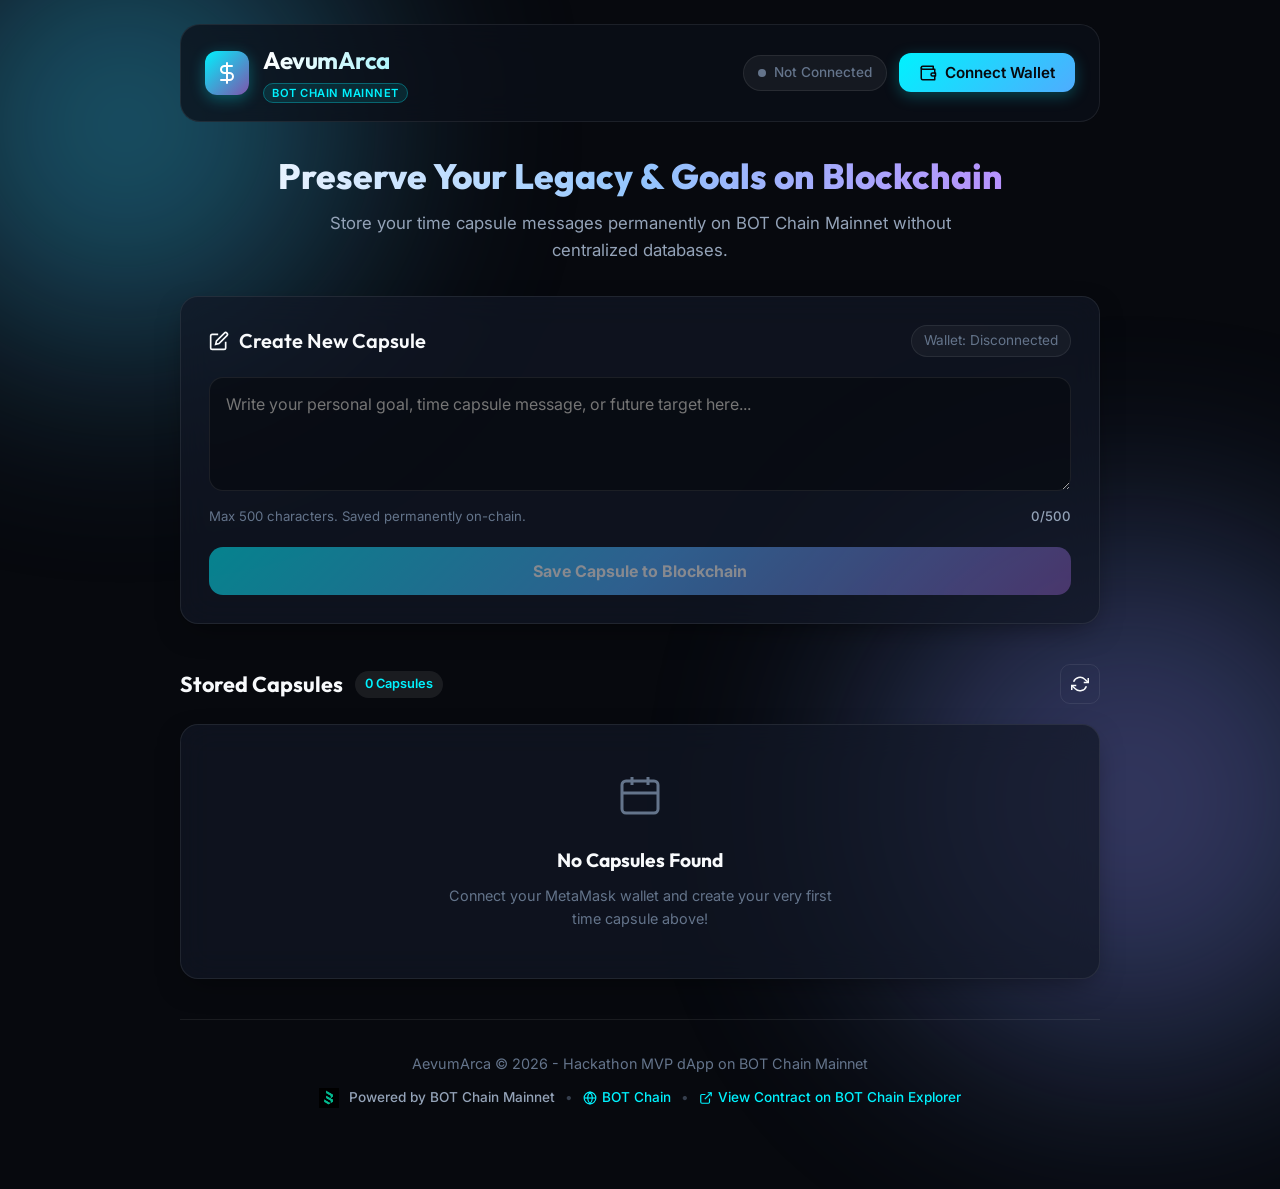
<file: index.html>
<!DOCTYPE html>
<html lang="en">
<head>
    <meta charset="UTF-8">
    <meta name="viewport" content="width=device-width, initial-scale=1.0">
    <meta name="description" content="AevumArca - Store immutable messages & personal goals on BOT Chain Mainnet">
    <title>AevumArca | Blockchain Time Capsule</title>
    
    <!-- Google Fonts -->
    <link rel="preconnect" href="https://fonts.googleapis.com">
    <link rel="preconnect" href="https://fonts.gstatic.com" crossorigin>
    <link href="https://fonts.googleapis.com/css2?family=Inter:wght@300;400;500;600;700&family=Outfit:wght@500;600;700;800&display=swap" rel="stylesheet">
    
    <!-- Ethers.js Library (Local Bundle with CDN Fallback) -->
    <script src="assets/ethers.umd.min.js"></script>
    <script>
        if (typeof ethers === 'undefined') {
            document.write('<script src="https://cdnjs.cloudflare.com/ajax/libs/ethers/5.7.2/ethers.umd.min.js"><\/script>');
        }
    </script>
    
    <!-- Main Style -->
    <link rel="stylesheet" href="style.css">
</head>
<body>
    <!-- Background Glow Effect -->
    <div class="bg-glow blob-1"></div>
    <div class="bg-glow blob-2"></div>

    <div class="app-container">
        <!-- Navigation / Header -->
        <header class="navbar">
            <div class="brand">
                <div class="logo-icon">
                    <svg width="24" height="24" viewBox="0 0 24 24" fill="none" stroke="currentColor" stroke-width="2" stroke-linecap="round" stroke-linejoin="round">
                        <path d="M12 2v20M17 5H9.5a3.5 3.5 0 0 0 0 7h5a3.5 3.5 0 0 1 0 7H6"></path>
                    </svg>
                </div>
                <div class="brand-text">
                    <h1>AevumArca</h1>
                    <span class="badge-mainnet">BOT Chain Mainnet</span>
                </div>
            </div>

            <!-- Wallet Controls -->
            <div class="wallet-control">
                <div id="networkBadge" class="network-badge disconnected">
                    <span class="pulse-dot"></span>
                    <span id="networkName">Not Connected</span>
                </div>
                <button id="connectWalletBtn" class="btn btn-primary">
                    <svg width="18" height="18" viewBox="0 0 24 24" fill="none" stroke="currentColor" stroke-width="2" stroke-linecap="round" stroke-linejoin="round">
                        <path d="M21 12V7H5a2 2 0 0 1 0-4h14v4"></path>
                        <path d="M3 5v14a2 2 0 0 0 2 2h16v-5"></path>
                        <path d="M18 12a2 2 0 0 0 0 4h4v-4z"></path>
                    </svg>
                    <span id="walletBtnText">Connect Wallet</span>
                </button>
            </div>
        </header>

        <!-- Network Alert Banner (Hidden by default, active when wrong network) -->
        <div id="networkBanner" class="network-banner hidden">
            <div class="banner-content">
                <svg width="20" height="20" viewBox="0 0 24 24" fill="none" stroke="currentColor" stroke-width="2">
                    <circle cx="12" cy="12" r="10"></circle>
                    <line x1="12" y1="8" x2="12" y2="12"></line>
                    <line x1="12" y1="16" x2="12.01" y2="16"></line>
                </svg>
                <span>You are not connected to <strong>BOT Chain Mainnet</strong>. Please switch your network.</span>
            </div>
            <button id="switchNetworkBtn" class="btn btn-sm btn-outline">Switch to BOT Chain Mainnet</button>
        </div>

        <!-- Main Layout -->
        <main class="main-content">
            <!-- Hero / Intro Section -->
            <section class="hero-section">
                <h2 class="hero-title">Preserve Your Legacy & Goals on Blockchain</h2>
                <p class="hero-subtitle">
                    Store your time capsule messages permanently on BOT Chain Mainnet without centralized databases.
                </p>
            </section>

            <!-- Form Create Capsule -->
            <section class="card glass-card form-card">
                <div class="card-header">
                    <h3>
                        <svg width="20" height="20" viewBox="0 0 24 24" fill="none" stroke="currentColor" stroke-width="2">
                            <path d="M11 4H4a2 2 0 0 0-2 2v14a2 2 0 0 0 2 2h14a2 2 0 0 0 2-2v-7"></path>
                            <path d="M18.5 2.5a2.121 2.121 0 0 1 3 3L12 15l-4 1 1-4 9.5-9.5z"></path>
                        </svg>
                        Create New Capsule
                    </h3>
                    <span class="wallet-address-display" id="userAddressDisplay">Wallet: Disconnected</span>
                </div>

                <form id="capsuleForm" class="capsule-form" onsubmit="return false;">
                    <div class="input-group">
                        <textarea 
                            id="messageInput" 
                            class="form-control" 
                            rows="4" 
                            placeholder="Write your personal goal, time capsule message, or future target here..."
                            maxlength="500"
                            required
                        ></textarea>
                        <div class="input-footer">
                            <span class="hint-text">Max 500 characters. Saved permanently on-chain.</span>
                            <span class="char-count"><span id="charCounter">0</span>/500</span>
                        </div>
                    </div>

                    <div class="form-actions">
                        <button type="submit" id="submitCapsuleBtn" class="btn btn-glow btn-block" disabled>
                            <span id="btnSpinner" class="spinner hidden"></span>
                            <span id="submitBtnText">Save Capsule to Blockchain</span>
                        </button>
                    </div>
                </form>
            </section>

            <!-- Feed Capsules Section -->
            <section class="feed-section">
                <div class="feed-header">
                    <div class="feed-title">
                        <h3>Stored Capsules</h3>
                        <span id="capsulesCountBadge" class="badge-count">0 Capsules</span>
                    </div>
                    <button id="refreshBtn" class="btn btn-icon btn-outline" title="Refresh Feed">
                        <svg width="18" height="18" viewBox="0 0 24 24" fill="none" stroke="currentColor" stroke-width="2">
                            <polyline points="23 4 23 10 17 10"></polyline>
                            <polyline points="1 20 1 14 7 14"></polyline>
                            <path d="M3.51 9a9 9 0 0 1 14.85-3.36L23 10M1 14l4.64 4.36A9 9 0 0 0 20.49 15"></path>
                        </svg>
                    </button>
                </div>

                <!-- Capsules Container (Populated dynamically via JS) -->
                <div id="capsulesList" class="capsules-grid">
                    <!-- Empty State Placeholder (Visible when array is empty) -->
                    <div id="emptyState" class="empty-state glass-card">
                        <div class="empty-icon">
                            <svg width="48" height="48" viewBox="0 0 24 24" fill="none" stroke="currentColor" stroke-width="1.5">
                                <rect x="3" y="4" width="18" height="16" rx="2"></rect>
                                <line x1="16" y1="2" x2="16" y2="6"></line>
                                <line x1="8" y1="2" x2="8" y2="6"></line>
                                <line x1="3" y1="10" x2="21" y2="10"></line>
                            </svg>
                        </div>
                        <h4>No Capsules Found</h4>
                        <p>Connect your MetaMask wallet and create your very first time capsule above!</p>
                    </div>
                </div>
            </section>
        </main>

        <!-- Footer -->
        <footer class="footer">
            <p>AevumArca &copy; 2026 - Hackathon MVP dApp on BOT Chain Mainnet</p>
            <div class="footer-links">
                <span class="footer-brand-label">
                    <img src="assets/BOT chain Logo.png" alt="BOT Chain Logo" class="bot-chain-logo-img">
                    Powered by BOT Chain Mainnet
                </span>
                <span class="footer-separator">•</span>
                <a href="https://botchain.ai/" target="_blank" rel="noopener noreferrer" class="footer-link">
                    <svg width="14" height="14" viewBox="0 0 24 24" fill="none" stroke="currentColor" stroke-width="2">
                        <circle cx="12" cy="12" r="10"></circle>
                        <line x1="2" y1="12" x2="22" y2="12"></line>
                        <path d="M12 2a15.3 15.3 0 0 1 4 10 15.3 15.3 0 0 1-4 10 15.3 15.3 0 0 1-4-10 15.3 15.3 0 0 1 4-10z"></path>
                    </svg>
                    BOT Chain
                </a>
                <span class="footer-separator">•</span>
                <a href="https://scan.botchain.ai/address/0x9F9BcC6bDDBD9CB42B3506e570C709B3159e9cB2" target="_blank" rel="noopener noreferrer" class="footer-link btn-explorer-link">
                    <svg width="14" height="14" viewBox="0 0 24 24" fill="none" stroke="currentColor" stroke-width="2">
                        <path d="M18 13v6a2 2 0 0 1-2 2H5a2 2 0 0 1-2-2V8a2 2 0 0 1 2-2h6"></path>
                        <polyline points="15 3 21 3 21 9"></polyline>
                        <line x1="10" y1="14" x2="21" y2="3"></line>
                    </svg>
                    View Contract on BOT Chain Explorer
                </a>
            </div>
        </footer>
    </div>

    <!-- Main Web3 Logic Script -->
    <script src="script.js"></script>
</body>
</html>
</file>
<file: style.css>
/* ==========================================================================
   AevumArca - Modern Web3 Glassmorphism Stylesheet
   ========================================================================== */

:root {
    /* Color Palette */
    --bg-dark: #07090e;
    --bg-card: rgba(18, 24, 38, 0.7);
    --bg-card-hover: rgba(26, 35, 56, 0.85);
    
    /* Accent Colors */
    --cyan-glow: #00f2fe;
    --purple-glow: #7f53ac;
    --blue-accent: #4facfe;
    --emerald-accent: #10b981;
    --rose-accent: #f43f5e;
    
    /* Text Colors */
    --text-primary: #f8fafc;
    --text-secondary: #94a3b8;
    --text-muted: #64748b;
    
    /* Borders & Glass */
    --glass-border: rgba(255, 255, 255, 0.08);
    --glass-border-hover: rgba(0, 242, 254, 0.3);
    --glass-blur: blur(16px);
    
    /* Transitions & Shadows */
    --transition: all 0.3s cubic-bezier(0.4, 0, 0.2, 1);
    --glow-shadow: 0 0 25px rgba(0, 242, 254, 0.25);
    --card-shadow: 0 10px 30px -10px rgba(0, 0, 0, 0.5);
    
    /* Font Families */
    --font-heading: 'Outfit', -apple-system, BlinkMacSystemFont, sans-serif;
    --font-body: 'Inter', -apple-system, BlinkMacSystemFont, sans-serif;
}

/* Reset & Base Styles */
* {
    margin: 0;
    padding: 0;
    box-sizing: border-box;
}

body {
    background-color: var(--bg-dark);
    color: var(--text-primary);
    font-family: var(--font-body);
    line-height: 1.6;
    min-height: 100vh;
    position: relative;
    overflow-x: hidden;
}

/* Background Animated Blobs */
.bg-glow {
    position: fixed;
    border-radius: 50%;
    filter: blur(120px);
    z-index: -1;
    opacity: 0.45;
    pointer-events: none;
    animation: floatGlow 12s infinite alternate ease-in-out;
}

.blob-1 {
    width: 450px;
    height: 450px;
    background: radial-gradient(circle, var(--cyan-glow), var(--purple-glow));
    top: -100px;
    left: -100px;
}

.blob-2 {
    width: 500px;
    height: 500px;
    background: radial-gradient(circle, var(--purple-glow), var(--blue-accent));
    bottom: -150px;
    right: -100px;
    animation-delay: -6s;
}

@keyframes floatGlow {
    0% { transform: translate(0, 0) scale(1); }
    100% { transform: translate(40px, 50px) scale(1.1); }
}

/* Main App Container */
.app-container {
    max-width: 960px;
    margin: 0 auto;
    padding: 24px 20px 60px;
}

/* Glass Card Utility */
.glass-card {
    background: var(--bg-card);
    backdrop-filter: var(--glass-blur);
    -webkit-backdrop-filter: var(--glass-blur);
    border: 1px solid var(--glass-border);
    border-radius: 18px;
    box-shadow: var(--card-shadow);
    transition: var(--transition);
}

.glass-card:hover {
    border-color: var(--glass-border-hover);
}

/* Navbar */
.navbar {
    display: flex;
    justify-content: space-between;
    align-items: center;
    padding: 16px 24px;
    background: rgba(11, 15, 25, 0.75);
    backdrop-filter: var(--glass-blur);
    border: 1px solid var(--glass-border);
    border-radius: 20px;
    margin-bottom: 32px;
}

.brand {
    display: flex;
    align-items: center;
    gap: 14px;
}

.logo-icon {
    width: 44px;
    height: 44px;
    border-radius: 12px;
    background: linear-gradient(135deg, var(--cyan-glow), var(--purple-glow));
    display: flex;
    align-items: center;
    justify-content: center;
    color: #fff;
    box-shadow: 0 4px 15px rgba(0, 242, 254, 0.3);
}

.brand-text h1 {
    font-family: var(--font-heading);
    font-size: 1.5rem;
    font-weight: 700;
    background: linear-gradient(to right, #ffffff, #a5f3fc);
    -webkit-background-clip: text;
    -webkit-text-fill-color: transparent;
    letter-spacing: -0.5px;
}

.badge-testnet {
    font-size: 0.7rem;
    font-weight: 600;
    padding: 2px 8px;
    border-radius: 20px;
    background: rgba(0, 242, 254, 0.15);
    color: var(--cyan-glow);
    border: 1px solid rgba(0, 242, 254, 0.3);
    text-transform: uppercase;
    letter-spacing: 0.5px;
}

/* Wallet Controls */
.wallet-control {
    display: flex;
    align-items: center;
    gap: 12px;
}

.network-badge {
    display: flex;
    align-items: center;
    gap: 8px;
    padding: 6px 14px;
    border-radius: 30px;
    font-size: 0.85rem;
    font-weight: 500;
    background: rgba(255, 255, 255, 0.05);
    border: 1px solid var(--glass-border);
}

.network-badge.connected {
    background: rgba(16, 185, 129, 0.1);
    border-color: rgba(16, 185, 129, 0.3);
    color: var(--emerald-accent);
}

.network-badge.wrong-network {
    background: rgba(244, 63, 94, 0.12);
    border-color: rgba(244, 63, 94, 0.35);
    color: var(--rose-accent);
}

.network-badge.disconnected {
    color: var(--text-muted);
}

.pulse-dot {
    width: 8px;
    height: 8px;
    border-radius: 50%;
    background-color: var(--text-muted);
}

.network-badge.connected .pulse-dot {
    background-color: var(--emerald-accent);
    box-shadow: 0 0 10px var(--emerald-accent);
    animation: pulse 2s infinite;
}

.network-badge.wrong-network .pulse-dot {
    background-color: var(--rose-accent);
    box-shadow: 0 0 8px var(--rose-accent);
}

@keyframes pulse {
    0% { transform: scale(0.95); opacity: 0.8; }
    50% { transform: scale(1.2); opacity: 1; }
    100% { transform: scale(0.95); opacity: 0.8; }
}

/* Buttons */
.btn {
    display: inline-flex;
    align-items: center;
    justify-content: center;
    gap: 8px;
    padding: 10px 20px;
    border-radius: 12px;
    font-family: var(--font-body);
    font-size: 0.95rem;
    font-weight: 600;
    cursor: pointer;
    border: none;
    outline: none;
    transition: var(--transition);
}

.btn-primary {
    background: linear-gradient(135deg, var(--cyan-glow), var(--blue-accent));
    color: #07090e;
    box-shadow: 0 4px 15px rgba(0, 242, 254, 0.25);
}

.btn-primary:hover:not(:disabled) {
    transform: translateY(-2px);
    box-shadow: var(--glow-shadow);
}

.btn-glow {
    background: linear-gradient(135deg, #00f2fe 0%, #4facfe 50%, #7f53ac 100%);
    color: #ffffff;
    font-weight: 700;
    font-size: 1rem;
    padding: 14px 24px;
    border-radius: 14px;
    box-shadow: 0 6px 20px rgba(127, 83, 172, 0.35);
}

.btn-glow:hover:not(:disabled) {
    transform: translateY(-2px);
    box-shadow: 0 8px 25px rgba(0, 242, 254, 0.4);
}

.btn:disabled {
    opacity: 0.5;
    cursor: not-allowed;
    transform: none !important;
    box-shadow: none !important;
}

.btn-outline {
    background: transparent;
    color: var(--text-primary);
    border: 1px solid var(--glass-border);
}

.btn-outline:hover {
    border-color: var(--cyan-glow);
    color: var(--cyan-glow);
}

.btn-icon {
    padding: 10px;
    border-radius: 10px;
}

.btn-sm {
    padding: 6px 12px;
    font-size: 0.8rem;
    border-radius: 8px;
}

.btn-block {
    width: 100%;
}

/* Network Banner */
.network-banner {
    display: flex;
    justify-content: space-between;
    align-items: center;
    background: rgba(244, 63, 94, 0.15);
    border: 1px solid rgba(244, 63, 94, 0.3);
    color: #fecdd3;
    padding: 14px 20px;
    border-radius: 14px;
    margin-bottom: 28px;
    animation: fadeIn 0.3s ease;
}

.banner-content {
    display: flex;
    align-items: center;
    gap: 10px;
    font-size: 0.9rem;
}

.hidden {
    display: none !important;
}

/* Hero Section */
.hero-section {
    text-align: center;
    margin-bottom: 32px;
}

.hero-title {
    font-family: var(--font-heading);
    font-size: 2.2rem;
    font-weight: 800;
    line-height: 1.25;
    margin-bottom: 12px;
    background: linear-gradient(to right, #ffffff, #93c5fd, #c084fc);
    -webkit-background-clip: text;
    -webkit-text-fill-color: transparent;
}

.hero-subtitle {
    font-size: 1.05rem;
    color: var(--text-secondary);
    max-width: 650px;
    margin: 0 auto;
}

/* Form Card */
.form-card {
    padding: 28px;
    margin-bottom: 40px;
}

.card-header {
    display: flex;
    justify-content: space-between;
    align-items: center;
    margin-bottom: 20px;
}

.card-header h3 {
    font-family: var(--font-heading);
    font-size: 1.25rem;
    font-weight: 600;
    display: flex;
    align-items: center;
    gap: 10px;
    color: var(--text-primary);
}

.wallet-address-display {
    font-size: 0.85rem;
    color: var(--text-muted);
    background: rgba(255, 255, 255, 0.04);
    padding: 4px 12px;
    border-radius: 20px;
    border: 1px solid var(--glass-border);
}

.input-group {
    margin-bottom: 20px;
}

.form-control {
    width: 100%;
    background: rgba(7, 9, 14, 0.6);
    border: 1px solid var(--glass-border);
    border-radius: 14px;
    padding: 16px;
    color: var(--text-primary);
    font-family: var(--font-body);
    font-size: 1rem;
    resize: vertical;
    outline: none;
    transition: var(--transition);
}

.form-control:focus {
    border-color: var(--cyan-glow);
    box-shadow: 0 0 15px rgba(0, 242, 254, 0.15);
}

.input-footer {
    display: flex;
    justify-content: space-between;
    align-items: center;
    margin-top: 8px;
    font-size: 0.825rem;
}

.hint-text {
    color: var(--text-muted);
}

.char-count {
    color: var(--text-secondary);
    font-weight: 500;
}

/* Feed Section */
.feed-header {
    display: flex;
    justify-content: space-between;
    align-items: center;
    margin-bottom: 20px;
}

.feed-title {
    display: flex;
    align-items: center;
    gap: 12px;
}

.feed-title h3 {
    font-family: var(--font-heading);
    font-size: 1.35rem;
    font-weight: 700;
}

.badge-count {
    background: rgba(255, 255, 255, 0.08);
    color: var(--cyan-glow);
    font-size: 0.8rem;
    font-weight: 600;
    padding: 3px 10px;
    border-radius: 20px;
}

.capsules-grid {
    display: grid;
    grid-template-columns: repeat(auto-fill, minmax(280px, 1fr));
    gap: 20px;
}

/* Capsule Card Component (Rendered via JS) */
.capsule-card {
    padding: 24px;
    display: flex;
    flex-direction: column;
    justify-content: space-between;
    position: relative;
    overflow: hidden;
    animation: fadeInUp 0.4s ease forwards;
}

.capsule-card::before {
    content: '';
    position: absolute;
    top: 0;
    left: 0;
    width: 4px;
    height: 100%;
    background: linear-gradient(to bottom, var(--cyan-glow), var(--purple-glow));
}

.capsule-message {
    font-size: 0.975rem;
    color: #e2e8f0;
    white-space: pre-wrap;
    word-break: break-word;
    margin-bottom: 20px;
    line-height: 1.5;
}

.capsule-footer {
    display: flex;
    justify-content: space-between;
    align-items: flex-end;
    font-size: 0.8rem;
    border-top: 1px solid rgba(255, 255, 255, 0.05);
    padding-top: 14px;
}

.creator-info {
    display: flex;
    flex-direction: column;
    gap: 2px;
}

.creator-label {
    color: var(--text-muted);
    font-size: 0.725rem;
    text-transform: uppercase;
    letter-spacing: 0.5px;
}

.creator-address {
    color: var(--cyan-glow);
    font-weight: 600;
    font-family: monospace;
}

.capsule-time {
    color: var(--text-muted);
}

/* Empty State */
.empty-state {
    grid-column: 1 / -1;
    text-align: center;
    padding: 48px 24px;
}

.empty-icon {
    color: var(--text-muted);
    margin-bottom: 16px;
}

.empty-state h4 {
    font-family: var(--font-heading);
    font-size: 1.2rem;
    margin-bottom: 8px;
}

.empty-state p {
    color: var(--text-muted);
    font-size: 0.9rem;
    max-width: 400px;
    margin: 0 auto;
}

/* Loading Spinner */
.spinner {
    display: inline-block;
    width: 18px;
    height: 18px;
    border: 2px solid rgba(255, 255, 255, 0.3);
    border-radius: 50%;
    border-top-color: #fff;
    animation: spin 0.8s linear infinite;
}

@keyframes spin {
    to { transform: rotate(360deg); }
}

@keyframes fadeIn {
    from { opacity: 0; transform: translateY(-8px); }
    to { opacity: 1; transform: translateY(0); }
}

@keyframes fadeInUp {
    from { opacity: 0; transform: translateY(16px); }
    to { opacity: 1; transform: translateY(0); }
}

/* Footer */
.footer {
    text-align: center;
    padding: 32px 20px 20px;
    margin-top: 40px;
    border-top: 1px solid var(--glass-border);
    color: var(--text-muted);
    font-size: 0.9rem;
    display: flex;
    flex-direction: column;
    align-items: center;
    gap: 12px;
}

.footer-links {
    display: flex;
    align-items: center;
    justify-content: center;
    gap: 10px;
    flex-wrap: wrap;
    font-size: 0.85rem;
}

.footer-brand-label {
    color: var(--text-secondary);
    font-weight: 500;
}

.footer-link {
    color: var(--cyan-glow);
    text-decoration: none;
    font-weight: 500;
    display: inline-flex;
    align-items: center;
    gap: 5px;
    transition: var(--transition);
}

.footer-link:hover {
    color: #ffffff;
    text-shadow: 0 0 8px var(--cyan-glow);
}

.footer-separator {
    color: var(--text-muted);
    opacity: 0.5;
}

/* Responsive Layout */
@media (max-width: 640px) {
    .navbar {
        flex-direction: column;
        gap: 16px;
        align-items: flex-start;
    }

    .wallet-control {
        width: 100%;
        justify-content: space-between;
    }

    .hero-title {
        font-size: 1.75rem;
    }

    .card-header {
        flex-direction: column;
        align-items: flex-start;
        gap: 8px;
    }

    .network-banner {
        flex-direction: column;
        gap: 12px;
        align-items: flex-start;
    }
}


/* BOT Chain Logo & Mainnet Branding */
.bot-chain-logo-img {
    height: 20px;
    width: auto;
    vertical-align: middle;
    margin-right: 6px;
    object-fit: contain;
}

.badge-mainnet {
    font-size: 0.7rem;
    font-weight: 600;
    color: var(--cyan-glow);
    background: rgba(0, 242, 254, 0.1);
    border: 1px solid rgba(0, 242, 254, 0.3);
    padding: 2px 8px;
    border-radius: 12px;
    text-transform: uppercase;
    letter-spacing: 0.5px;
}
</file>
